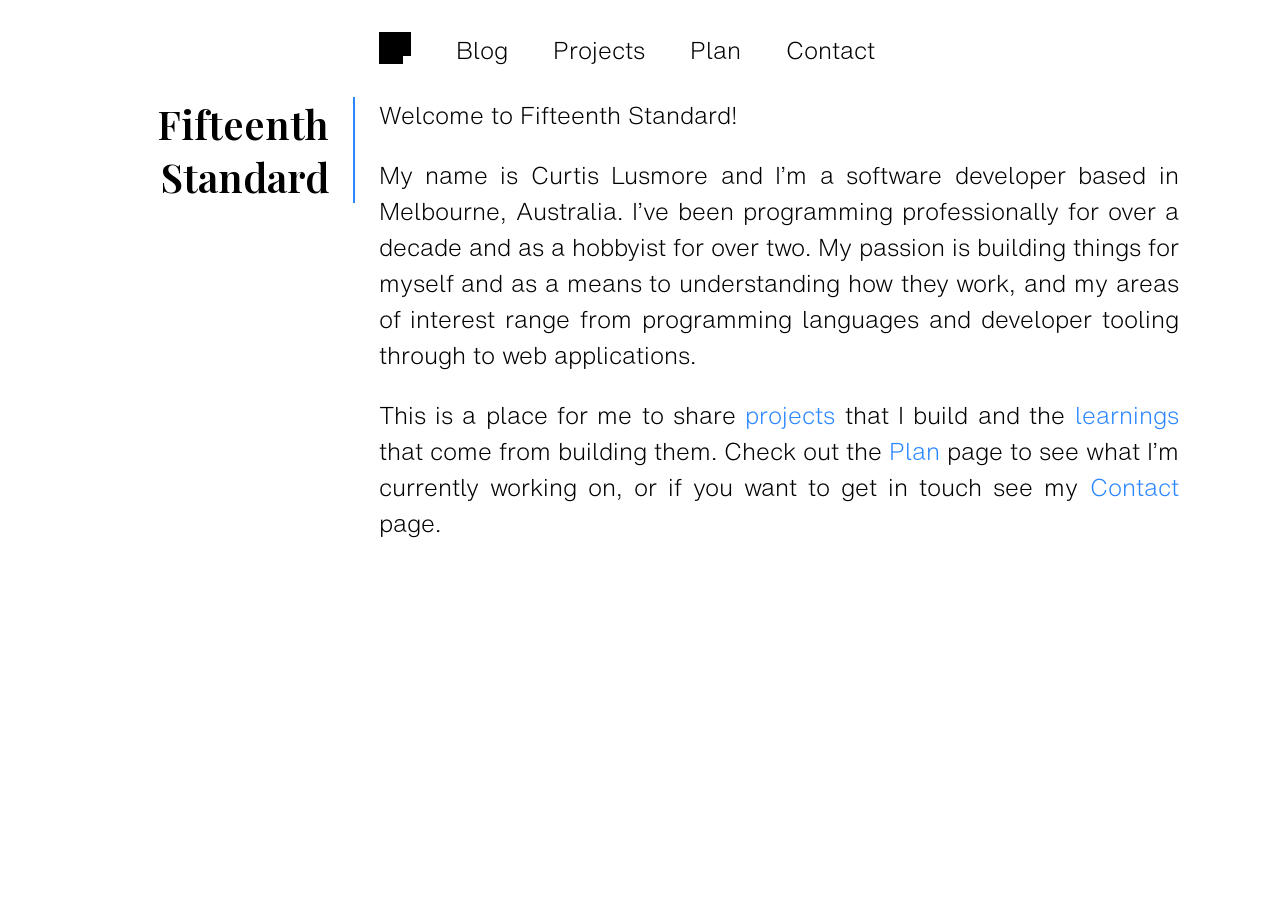
<file: index.html>
<!DOCTYPE html>
<html lang="en-AU">
<head>
  <meta charset="UTF-8">
  <meta name="viewport" content="width=device-width, initial-scale=1.0">
  <meta name="color-scheme" content="light dark">
  <link rel="icon" href="/favicon.svg" type="image/svg+xml">
  <title>Fifteenth Standard</title>
  <link rel="stylesheet" href="/css/style.css">
</head>
<body>
<header>
  <nav>
    <ul>
      <li><a href="/" title="Home">
        <svg xmlns="http://www.w3.org/2000/svg" viewBox="0 0 4 4" height="32" width="32">
          <path d="M0 0 L4 0 L4 3 L3 3 L3 4 L0 4 Z" fill="currentColor" />
        </svg>
      </a></li>
      <li><a href="/blog" title="Blog">Blog</a></li>
      <li><a href="/projects" title="Projects">Projects</a></li>
      <li><a href="/plan" title="Plan">Plan</a></li>
      <li><a href="/contact" title="Contact">Contact</a></li>
    </ul>
  </nav>
</header>
<main>
<article>
<header>
  <h1>Fifteenth Standard</h1>
</header>
<p>
  Welcome to Fifteenth Standard!
</p>
<p>
  My name is Curtis Lusmore and I&rsquo;m a software developer based in
  Melbourne, Australia. I&rsquo;ve been programming professionally for over a
  decade and as a hobbyist for over two. My passion is building things for
  myself and as a means to understanding how they work, and my areas of
  interest range from programming languages and developer tooling through to
  web applications.
</p>
<p>
  This is a place for me to share <a href="/projects" title="Projects">projects</a>
  that I build and the <a href="/blog" title="Blog">learnings</a> that come
  from building them. Check out the <a href="/plan" title="Plan">Plan</a> page
  to see what I&rsquo;m currently working on, or if you want to get in touch
  see my <a href="/contact" title="Contact">Contact</a> page.
</p>
</article>
</main>
</body>
</html>
</file>
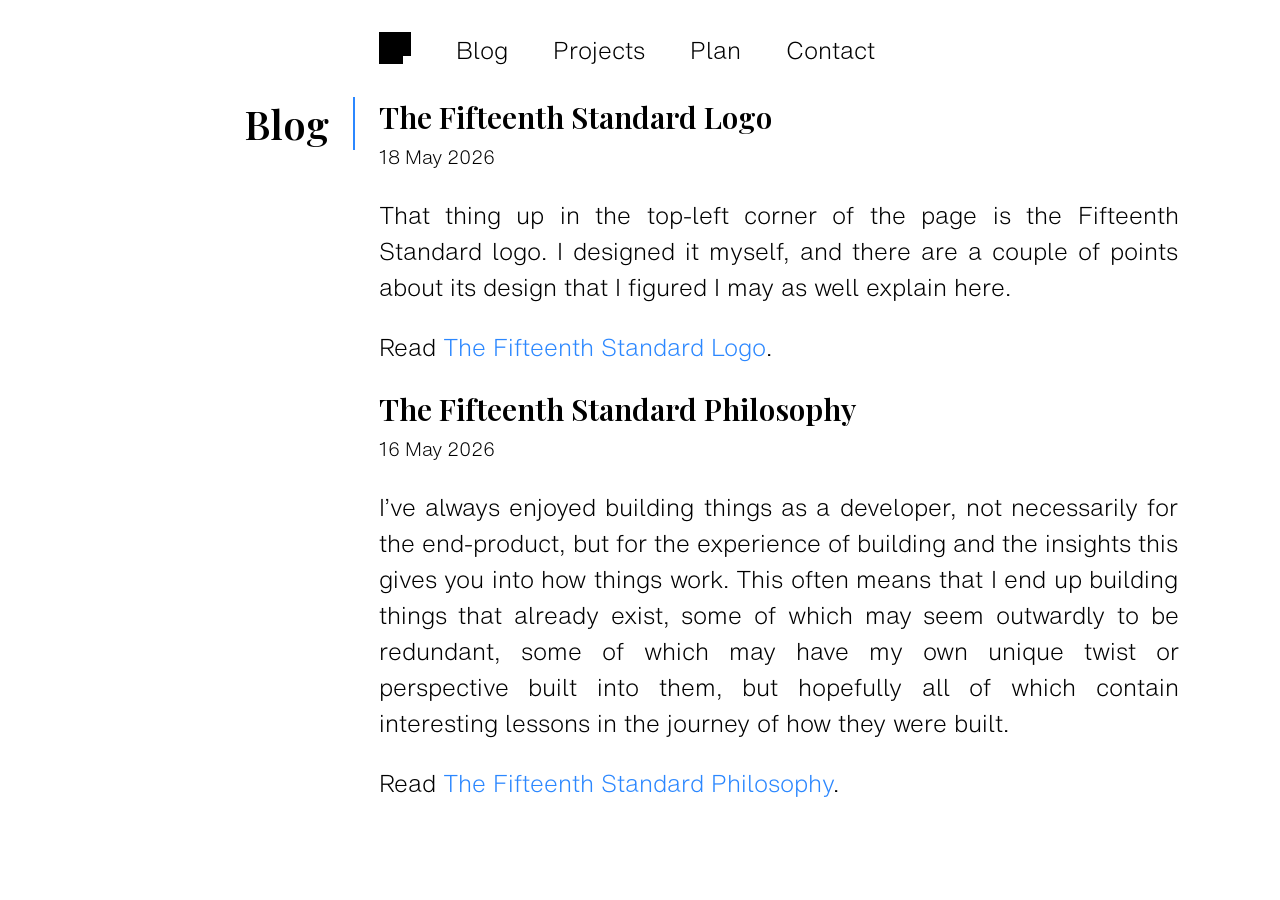
<file: blog/index.html>
<!DOCTYPE html>
<html lang="en-AU">
<head>
  <meta charset="UTF-8">
  <meta name="viewport" content="width=device-width, initial-scale=1.0">
  <meta name="color-scheme" content="light dark">
  <link rel="icon" href="/favicon.svg" type="image/svg+xml">
  <link rel="alternate" type="application/rss+xml" title="Fifteenth Standard Blog" href="/blog/rss.xml">
  <link rel="stylesheet" href="/css/style.css">
  <title>Blog | Fifteenth Standard</title>
</head>
<body>
<header>
  <nav>
    <ul>
      <li><a href="/" title="Home">
        <svg xmlns="http://www.w3.org/2000/svg" viewBox="0 0 4 4" height="32" width="32">
          <path d="M0 0 L4 0 L4 3 L3 3 L3 4 L0 4 Z" fill="currentColor" />
        </svg>
      </a></li>
      <li><a href="/blog" title="Blog">Blog</a></li>
      <li><a href="/projects" title="Projects">Projects</a></li>
      <li><a href="/plan" title="Plan">Plan</a></li>
      <li><a href="/contact" title="Contact">Contact</a></li>
    </ul>
  </nav>
</header>
<main>
<header>
  <h1>Blog</h1>
</header>
<article>
<header>
  <h2>The Fifteenth Standard Logo</h2>
  <time datetime="2026-05-18">18 May 2026</time>
</header>
<p>
  That thing up in the top-left corner of the page is the Fifteenth Standard
  logo. I designed it myself, and there are a couple of points about its design
  that I figured I may as well explain here.
</p>
<p>
  Read <a href="logo" title="The Fifteenth Standard Logo">The Fifteenth
  Standard Logo</a>.
</p>
</article>
<article>
<header>
  <h2>The Fifteenth Standard Philosophy</h2>
  <time datetime="2026-05-16">16 May 2026</time>
</header>
<p>
  I&rsquo;ve always enjoyed building things as a developer, not necessarily for
  the end-product, but for the experience of building and the insights this
  gives you into how things work. This often means that I end up building
  things that already exist, some of which may seem outwardly to be redundant,
  some of which may have my own unique twist or perspective built into them,
  but hopefully all of which contain interesting lessons in the journey of how
  they were built.
</p>
<p>
  Read <a href="philosophy" title="The Fifteenth Standard Philosophy">The
  Fifteenth Standard Philosophy</a>.
</p>
</article>
</main>
</body>
</html>
</file>
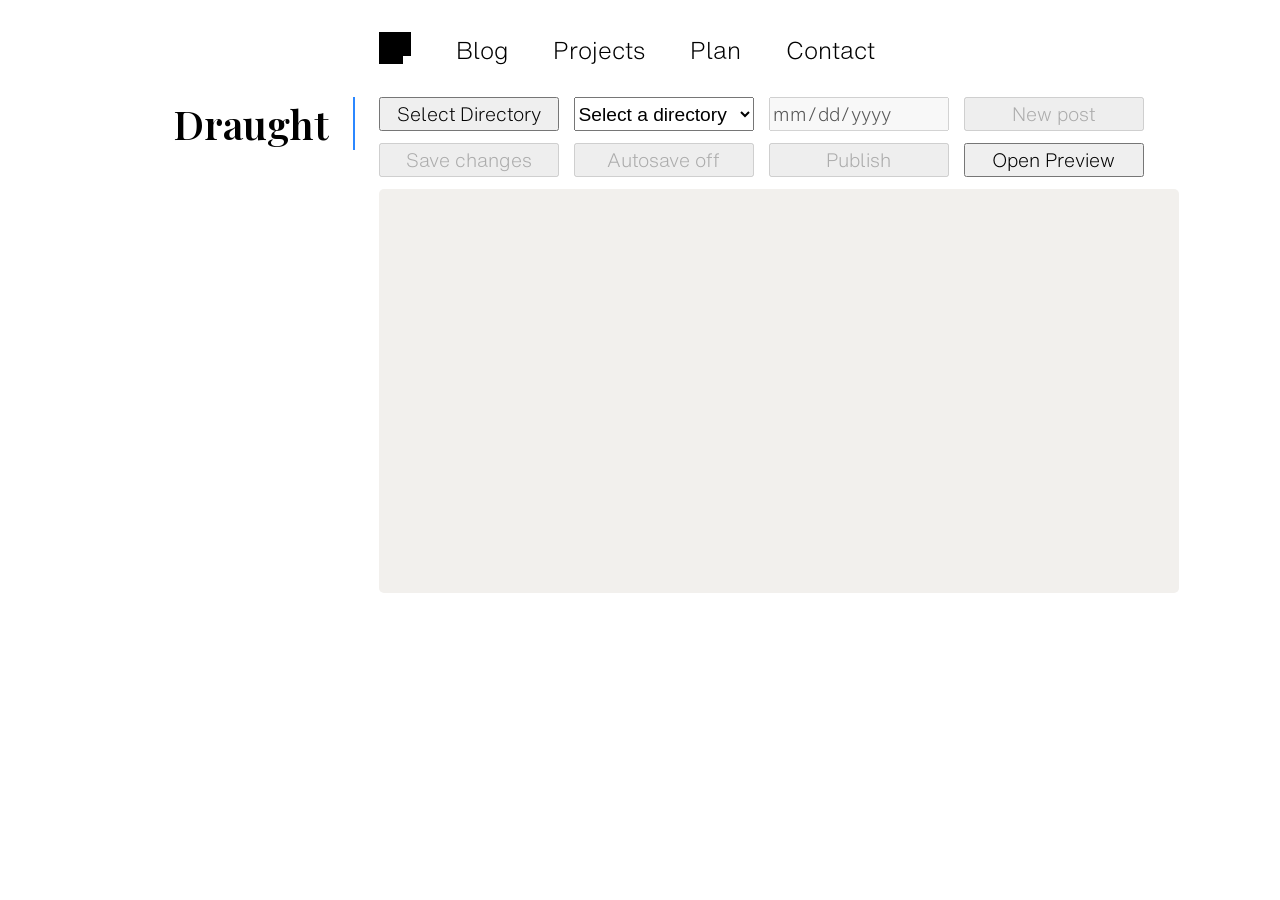
<file: draught/index.html>
<!DOCTYPE html>
<html lang="en-AU">
<head>
  <meta charset="UTF-8">
  <meta name="viewport" content="width=device-width, initial-scale=1.0">
  <meta name="color-scheme" content="light dark">
  <link rel="icon" href="/favicon.svg" type="image/svg+xml">
  <link rel="stylesheet" href="/css/style.css">
  <link rel="stylesheet" href="/draught/style.css">
  <script src="/draught/app.js" defer></script>
  <title>Draught | Fifteenth Standard</title>
</head>
<body>
<header>
  <nav>
    <ul>
      <li><a href="/" title="Home">
        <svg xmlns="http://www.w3.org/2000/svg" viewBox="0 0 4 4" height="32" width="32">
          <path d="M0 0 L4 0 L4 3 L3 3 L3 4 L0 4 Z" fill="currentColor" />
        </svg>
      </a></li>
      <li><a href="/blog" title="Blog">Blog</a></li>
      <li><a href="/projects" title="Projects">Projects</a></li>
      <li><a href="/plan" title="Plan">Plan</a></li>
      <li><a href="/contact" title="Contact">Contact</a></li>
    </ul>
  </nav>
</header>
<main>
<header>
  <h1>Draught</h1>
</header>
<form>
  <div class="group">
    <input
      type="button"
      value="Select Directory"
      onclick="handleDirectoryChange()"
    >
    <select
      id="file-list"
      onchange="handleFileChange(event)"
    >
      <option value="" disabled selected>Select a directory</option>
    </select>
    <input
      id="date"
      type="date"
      disabled
    >
    <input
      id="new"
      type="button"
      value="New post"
      onclick="handleNewPostClicked()"
      disabled
    >
  </div>
  <div class="group">
    <input
      id="save"
      type="button"
      value="Save changes"
      onclick="handleSaveClicked()"
      disabled
    >
    <input
      id="autosave"
      type="button"
      value="Autosave off"
      onclick="handleAutosaveClicked()"
      disabled
    >
    <input
      id="publish"
      type="button"
      value="Publish"
      onclick="handlePublishClicked()"
      disabled
    >
    <input
      id="preview"
      type="button"
      value="Open Preview"
      onclick="handlePreviewClicked()"
    >
  </div>
  <textarea
    id="editor"
    rows="20"
    oninput="handleEditorInput(event)"
    onkeydown="handleEditorKeyDown(event)"
    disabled
  ></textarea>
</form>
</main>
</body>
</html>
</file>
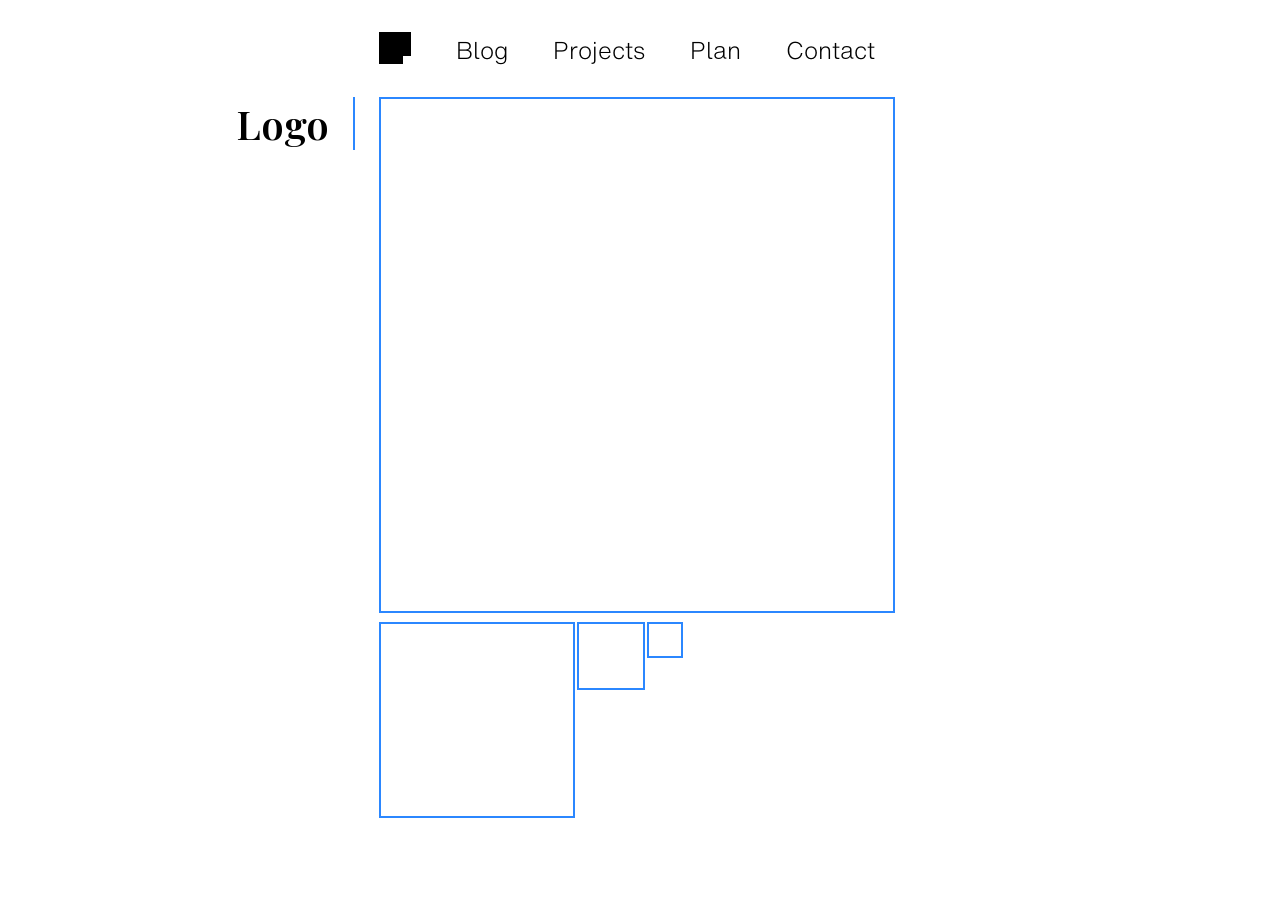
<file: logo/index.html>
<!DOCTYPE html>
<html lang="en-AU">
<head>
  <meta charset="UTF-8">
  <meta name="viewport" content="width=device-width, initial-scale=1.0">
  <meta name="color-scheme" content="light dark">
  <link rel="icon" href="/favicon.svg" type="image/svg+xml">
  <link rel="stylesheet" href="/css/style.css">
  <link rel="stylesheet" href="/logo/style.css">
  <script src="/logo/app.js" defer></script>
  <title>Logo | Fifteenth Standard</title>
</head>
<body>
<header>
  <nav>
    <ul>
      <li><a href="/" title="Home">
        <svg xmlns="http://www.w3.org/2000/svg" viewBox="0 0 4 4" height="32" width="32">
          <path d="M0 0 L4 0 L4 3 L3 3 L3 4 L0 4 Z" fill="currentColor" />
        </svg>
      </a></li>
      <li><a href="/blog" title="Blog">Blog</a></li>
      <li><a href="/projects" title="Projects">Projects</a></li>
      <li><a href="/plan" title="Plan">Plan</a></li>
      <li><a href="/contact" title="Contact">Contact</a></li>
    </ul>
  </nav>
</header>
<main>
<header>
  <h1>Logo</h1>
</header>
<canvas
  id="logo-512"
  width="512" height="512"
  onmousedown="handleMouseDown(event)"
  onmousemove="handleMouseMove(event)"
  oncontextmenu="event.preventDefault()"
></canvas>
<div style="display: flex; align-items: top; gap: 2px;">
  <canvas id="logo-192" width="192" height="192"></canvas>
  <canvas id="logo-64" width="64" height="64"></canvas>
  <canvas id="logo-32" width="32" height="32"></canvas>
</div>
</main>
</body>
</html>
</file>
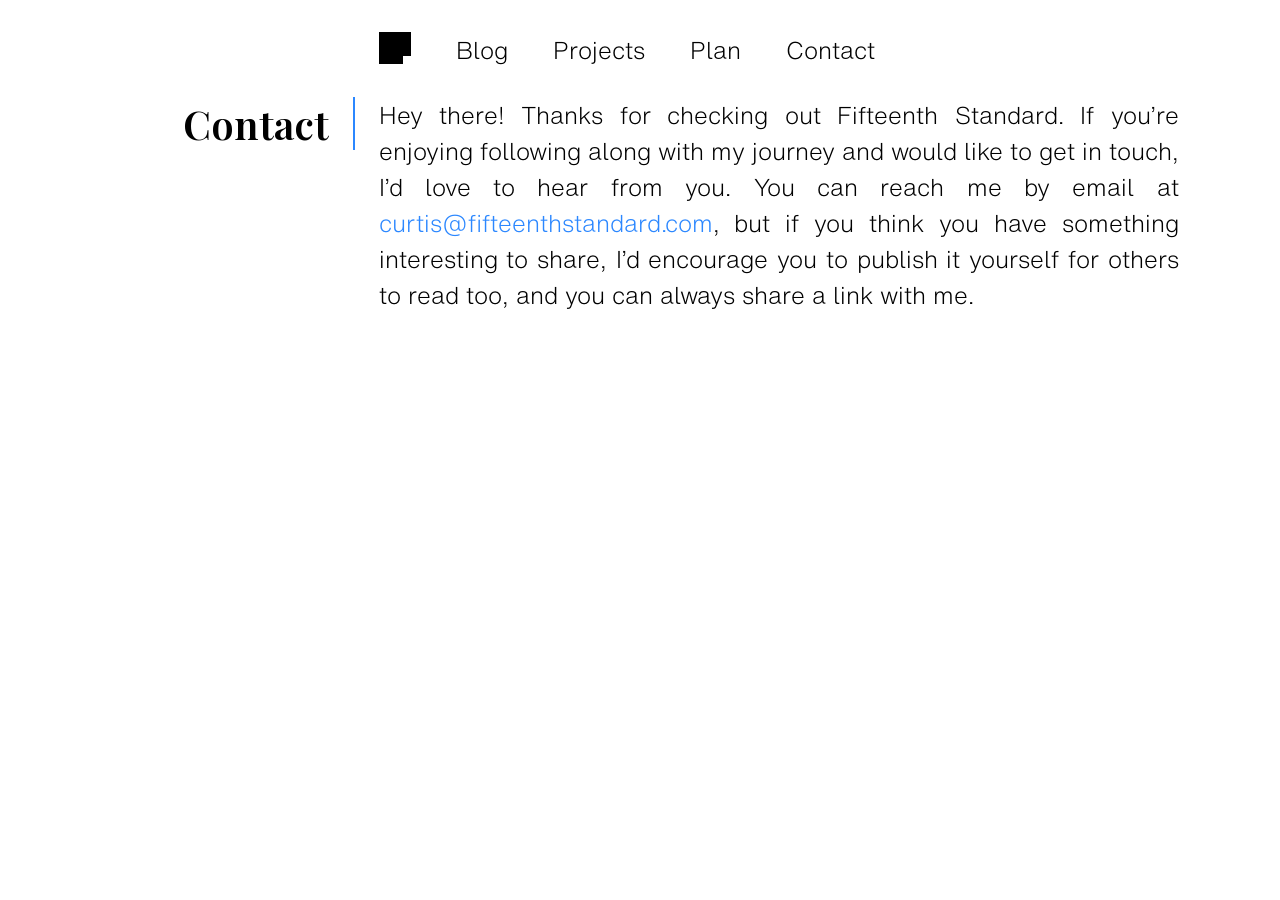
<file: contact.html>
<!DOCTYPE html>
<html lang="en-AU">
<head>
  <meta charset="UTF-8">
  <meta name="viewport" content="width=device-width, initial-scale=1.0">
  <meta name="color-scheme" content="light dark">
  <link rel="icon" href="/favicon.svg" type="image/svg+xml">
  <link rel="stylesheet" href="/css/style.css">
  <title>Contact | Fifteenth Standard</title>
</head>
<body>
<header>
  <nav>
    <ul>
      <li><a href="/" title="Home">
        <svg xmlns="http://www.w3.org/2000/svg" viewBox="0 0 4 4" height="32" width="32">
          <path d="M0 0 L4 0 L4 3 L3 3 L3 4 L0 4 Z" fill="currentColor" />
        </svg>
      </a></li>
      <li><a href="/blog" title="Blog">Blog</a></li>
      <li><a href="/projects" title="Projects">Projects</a></li>
      <li><a href="/plan" title="Plan">Plan</a></li>
      <li><a href="/contact" title="Contact">Contact</a></li>
    </ul>
  </nav>
</header>
<main>
<article>
<header>
  <h1>Contact</h1>
</header>
<p>
  Hey there! Thanks for checking out Fifteenth Standard. If you&rsquo;re
  enjoying following along with my journey and would like to get in touch,
  I&rsquo;d love to hear from you. You can reach me by email at
  <a href="mailto:curtis@fifteenthstandard.com">curtis@fifteenthstandard.com</a>,
  but if you think you have something interesting to share, I&rsquo;d encourage
  you to publish it yourself for others to read too, and you can always share a
  link with me.
</p>
</article>
</main>
</body>
</html>
</file>
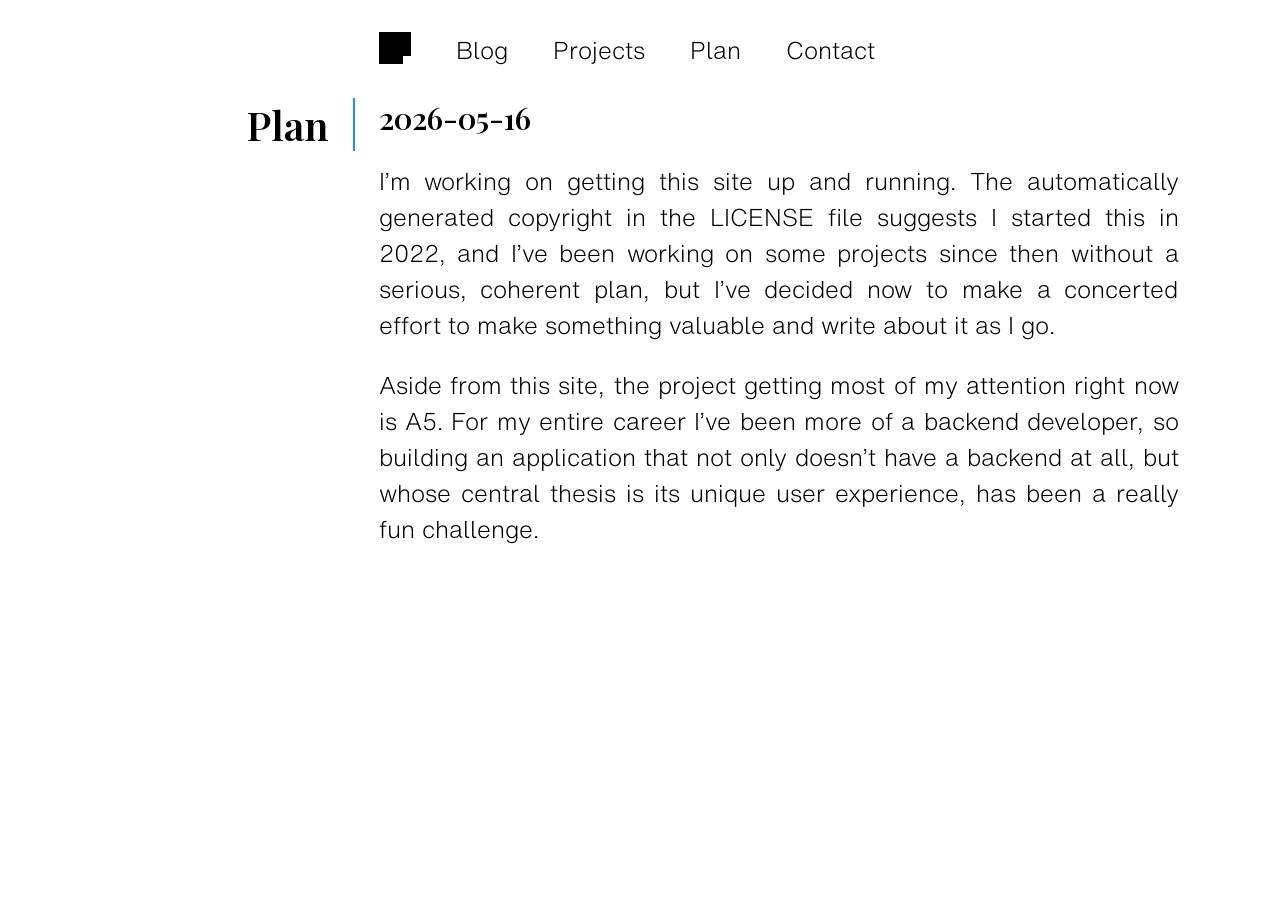
<file: plan.html>
<!DOCTYPE html>
<html lang="en-AU">
<head>
  <meta charset="UTF-8">
  <meta name="viewport" content="width=device-width, initial-scale=1.0">
  <meta name="color-scheme" content="light dark">
  <link rel="icon" href="/favicon.svg" type="image/svg+xml">
  <link rel="stylesheet" href="/css/style.css">
  <title>Plan | Fifteenth Standard</title>
</head>
<body>
<header>
  <nav>
    <ul>
      <li><a href="/" title="Home">
        <svg xmlns="http://www.w3.org/2000/svg" viewBox="0 0 4 4" height="32" width="32">
          <path d="M0 0 L4 0 L4 3 L3 3 L3 4 L0 4 Z" fill="currentColor" />
        </svg>
      </a></li>
      <li><a href="/blog" title="Blog">Blog</a></li>
      <li><a href="/projects" title="Projects">Projects</a></li>
      <li><a href="/plan" title="Plan">Plan</a></li>
      <li><a href="/contact" title="Contact">Contact</a></li>
    </ul>
  </nav>
</header>
<main>
<article>
<header>
  <h1>Plan</h1>
</header>
<section>
  <h2>2026-05-16</h2>
  <p>
    I&rsquo;m working on getting this site up and running. The automatically
    generated copyright in the LICENSE file suggests I started this in 2022,
    and I&rsquo;ve been working on some projects since then without a serious,
    coherent plan, but I&rsquo;ve decided now to make a concerted effort to
    make something valuable and write about it as I go.
  </p>
  <p>
    Aside from this site, the project getting most of my attention right now is
    A5. For my entire career I&rsquo;ve been more of a backend developer, so
    building an application that not only doesn&rsquo;t have a backend at all,
    but whose central thesis is its unique user experience, has been a really
    fun challenge.
  </p>
</section>
</article>
</main>
</body>
</html>
</file>
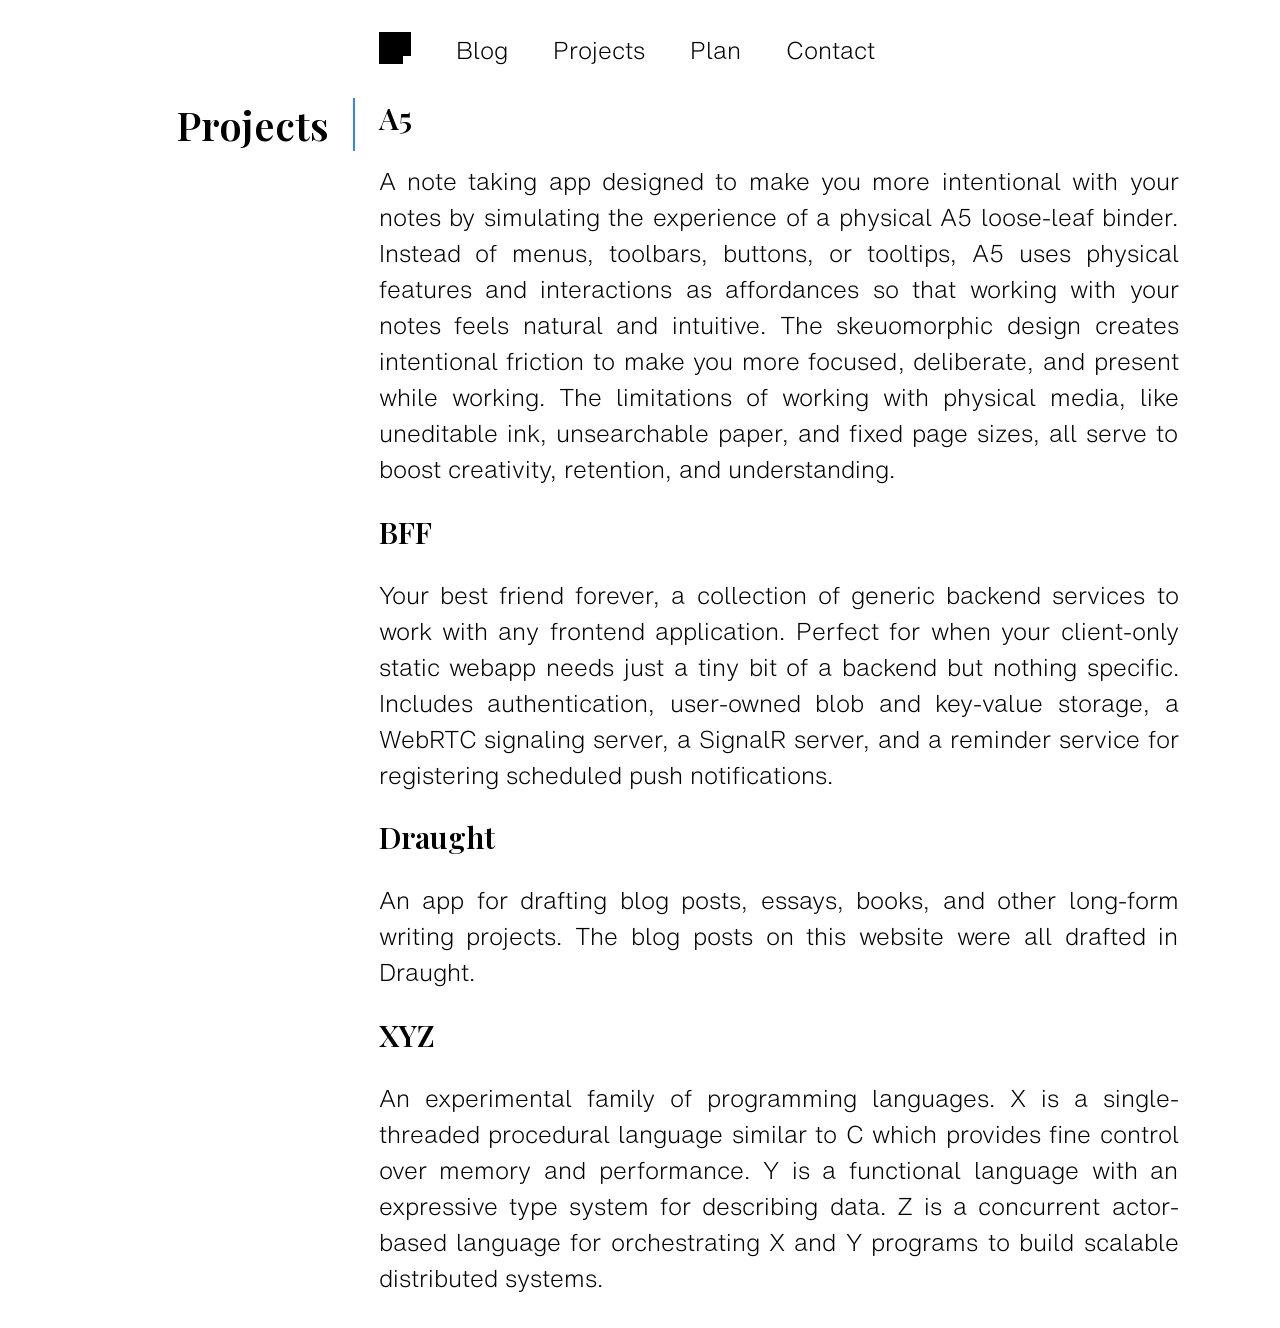
<file: projects.html>
<!DOCTYPE html>
<html lang="en-AU">
<head>
  <meta charset="UTF-8">
  <meta name="viewport" content="width=device-width, initial-scale=1.0">
  <meta name="color-scheme" content="light dark">
  <link rel="icon" href="/favicon.svg" type="image/svg+xml">
  <link rel="stylesheet" href="/css/style.css">
  <title>Projects | Fifteenth Standard</title>
</head>
<body>
<header>
  <nav>
    <ul>
      <li><a href="/" title="Home">
        <svg xmlns="http://www.w3.org/2000/svg" viewBox="0 0 4 4" height="32" width="32">
          <path d="M0 0 L4 0 L4 3 L3 3 L3 4 L0 4 Z" fill="currentColor" />
        </svg>
      </a></li>
      <li><a href="/blog" title="Blog">Blog</a></li>
      <li><a href="/projects" title="Projects">Projects</a></li>
      <li><a href="/plan" title="Plan">Plan</a></li>
      <li><a href="/contact" title="Contact">Contact</a></li>
    </ul>
  </nav>
</header>
<main>
<article>
<header>
  <h1>Projects</h1>
</header>
<section>
  <h2>A5</h2>
  <p>
    A note taking app designed to make you more intentional with your notes by
    simulating the experience of a physical A5 loose-leaf binder. Instead of
    menus, toolbars, buttons, or tooltips, A5 uses physical features and
    interactions as affordances so that working with your notes feels natural
    and intuitive. The skeuomorphic design creates intentional friction to make
    you more focused, deliberate, and present while working. The limitations of
    working with physical media, like uneditable ink, unsearchable paper, and
    fixed page sizes, all serve to boost creativity, retention, and
    understanding.
  </p>
</section>
<section>
  <h2>BFF</h2>
  <p>
    Your best friend forever, a collection of generic backend services to work
    with any frontend application. Perfect for when your client-only static
    webapp needs just a tiny bit of a backend but nothing specific. Includes
    authentication, user-owned blob and key-value storage, a WebRTC signaling
    server, a SignalR server, and a reminder service for registering scheduled
    push notifications.
  </p>
</section>
<section>
  <h2>Draught</h2>
  <p>
    An app for drafting blog posts, essays, books, and other long-form writing
    projects. The blog posts on this website were all drafted in Draught.
  </p>
</section>
<section>
  <h2>XYZ</h2>
  <p>
    An experimental family of programming languages. X is a single-threaded
    procedural language similar to C which provides fine control over memory
    and performance. Y is a functional language with an expressive type system
    for describing data. Z is a concurrent actor-based language for
    orchestrating X and Y programs to build scalable distributed systems. 
  </p>
</section>
</article>
</main>
</body>
</html>
</file>
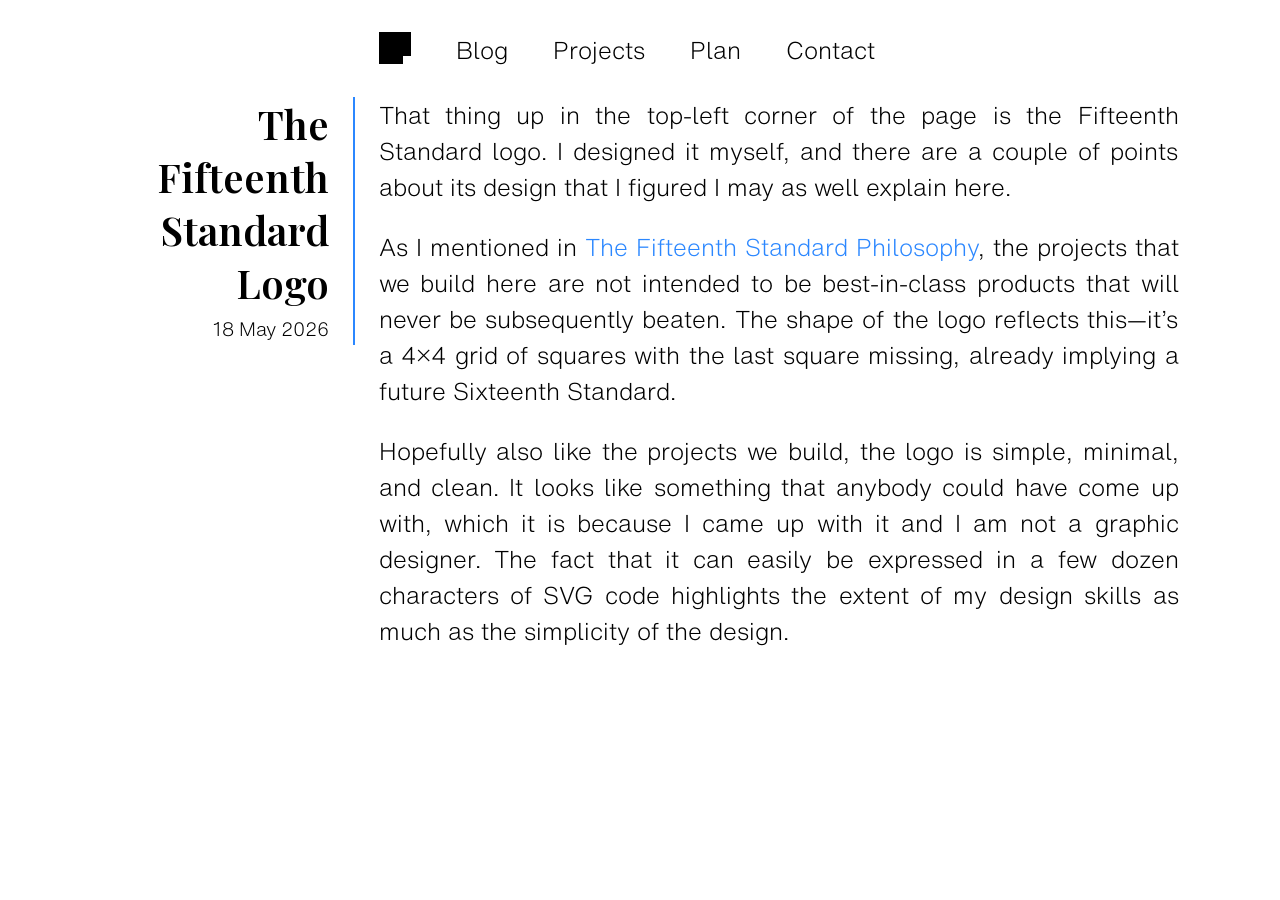
<file: blog/logo.html>
<!DOCTYPE html>
<html lang="en-AU">
<head>
  <meta charset="UTF-8">
  <meta name="viewport" content="width=device-width, initial-scale=1.0">
  <meta name="color-scheme" content="light dark">
  <link rel="icon" href="/favicon.svg" type="image/svg+xml">
  <link rel="stylesheet" href="/css/style.css">
  <title>The Fifteenth Standard Logo | Fifteenth Standard</title>
</head>
<body>
<header>
  <nav>
    <ul>
      <li><a href="/" title="Home">
        <svg xmlns="http://www.w3.org/2000/svg" viewBox="0 0 4 4" height="32" width="32">
          <path d="M0 0 L4 0 L4 3 L3 3 L3 4 L0 4 Z" fill="currentColor" />
        </svg>
      </a></li>
      <li><a href="/blog" title="Blog">Blog</a></li>
      <li><a href="/projects" title="Projects">Projects</a></li>
      <li><a href="/plan" title="Plan">Plan</a></li>
      <li><a href="/contact" title="Contact">Contact</a></li>
    </ul>
  </nav>
</header>
<main>
<article>
<header>
  <h1>The Fifteenth Standard Logo</h1>
  <time datetime="2026-05-18">18 May 2026</time>
</header>
<p>
  That thing up in the top-left corner of the page is the Fifteenth Standard
  logo. I designed it myself, and there are a couple of points about its design
  that I figured I may as well explain here.
</p>
<p>
  As I mentioned in <a href="/blog/philosophy" title="The Fifteenth Standard Philosophy">The
  Fifteenth Standard Philosophy</a>, the projects that we build here are not
  intended to be best-in-class products that will never be subsequently beaten.
  The shape of the logo reflects this&mdash;it&rsquo;s a 4&times;4 grid of
  squares with the last square missing, already implying a future Sixteenth
  Standard.
</p>
<p>
  Hopefully also like the projects we build, the logo is simple, minimal, and
  clean. It looks like something that anybody could have come up with, which it
  is because I came up with it and I am not a graphic designer. The fact that
  it can easily be expressed in a few dozen characters of SVG code highlights
  the extent of my design skills as much as the simplicity of the design.
</p>
</article>
</main>
</body>
</html>
</file>
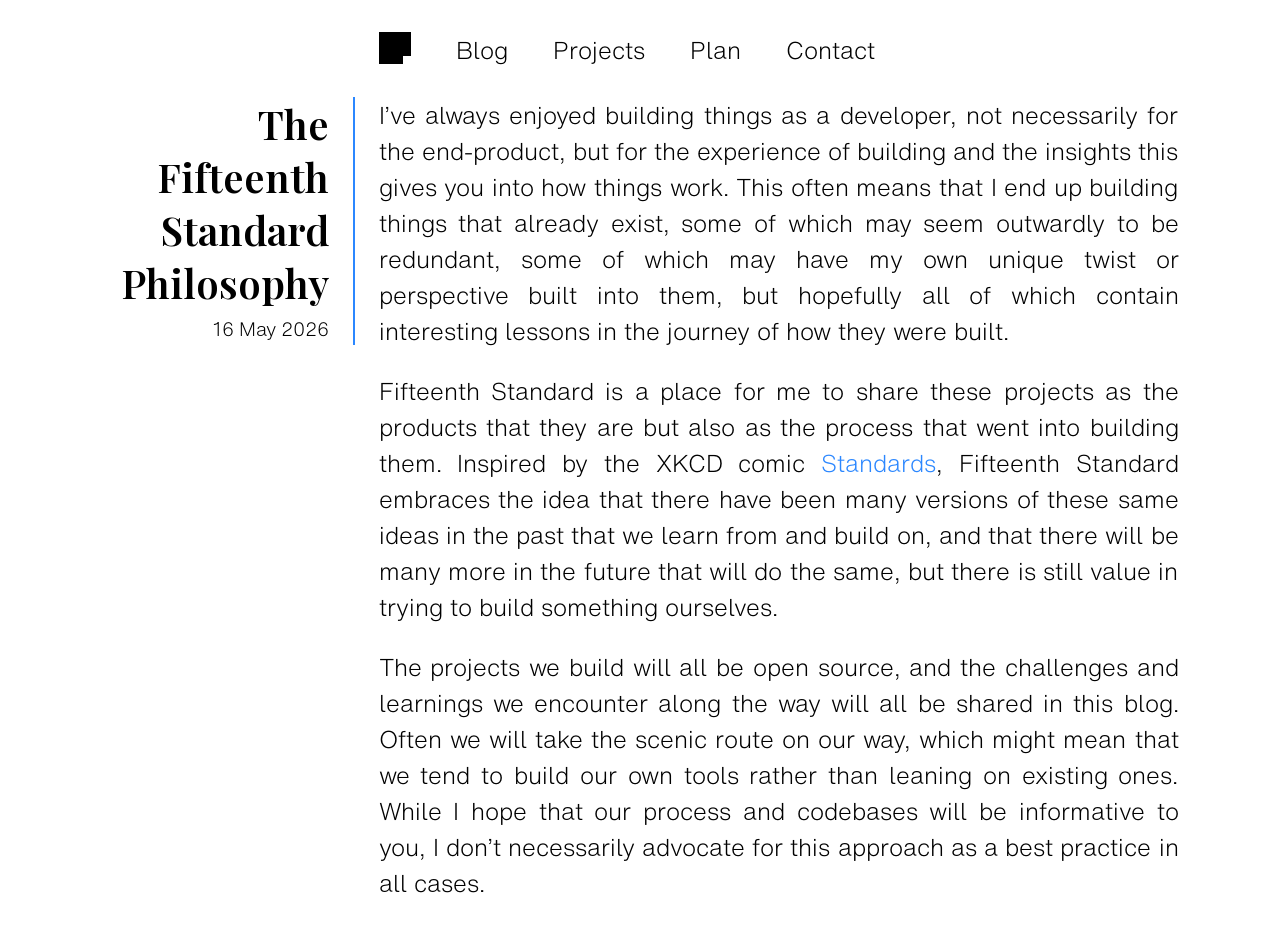
<file: blog/philosophy.html>
<!DOCTYPE html>
<html lang="en-AU">
<head>
  <meta charset="UTF-8">
  <meta name="viewport" content="width=device-width, initial-scale=1.0">
  <meta name="color-scheme" content="light dark">
  <link rel="icon" href="/favicon.svg" type="image/svg+xml">
  <link rel="stylesheet" href="/css/style.css">
  <title>The Fifteenth Standard Philosophy | Fifteenth Standard</title>
</head>
<body>
<header>
  <nav>
    <ul>
      <li><a href="/" title="Home">
        <svg xmlns="http://www.w3.org/2000/svg" viewBox="0 0 4 4" height="32" width="32">
          <path d="M0 0 L4 0 L4 3 L3 3 L3 4 L0 4 Z" fill="currentColor" />
        </svg>
      </a></li>
      <li><a href="/blog" title="Blog">Blog</a></li>
      <li><a href="/projects" title="Projects">Projects</a></li>
      <li><a href="/plan" title="Plan">Plan</a></li>
      <li><a href="/contact" title="Contact">Contact</a></li>
    </ul>
  </nav>
</header>
<main>
<article>
<header>
  <h1>The Fifteenth Standard Philosophy</h1>
  <time datetime="2026-05-16">16 May 2026</time>
</header>
<p>
  I&rsquo;ve always enjoyed building things as a developer, not necessarily for
  the end-product, but for the experience of building and the insights this
  gives you into how things work. This often means that I end up building
  things that already exist, some of which may seem outwardly to be redundant,
  some of which may have my own unique twist or perspective built into them,
  but hopefully all of which contain interesting lessons in the journey of how
  they were built.
</p>
<p>
  Fifteenth Standard is a place for me to share these projects as the products
  that they are but also as the process that went into building them. Inspired
  by the XKCD comic <a href="https://xkcd.com/927/" title="xkcd: Standards">Standards</a>,
  Fifteenth Standard embraces the idea that there have been many versions of
  these same ideas in the past that we learn from and build on, and that there
  will be many more in the future that will do the same, but there is still
  value in trying to build something ourselves.
</p>
<p>
  The projects we build will all be open source, and the challenges and
  learnings we encounter along the way will all be shared in this blog. Often
  we will take the scenic route on our way, which might mean that we tend to
  build our own tools rather than leaning on existing ones. While I hope that
  our process and codebases will be informative to you, I don&rsquo;t
  necessarily advocate for this approach as a best practice in all cases.
</p>
</article>
</main>
</body>
</html>
</file>
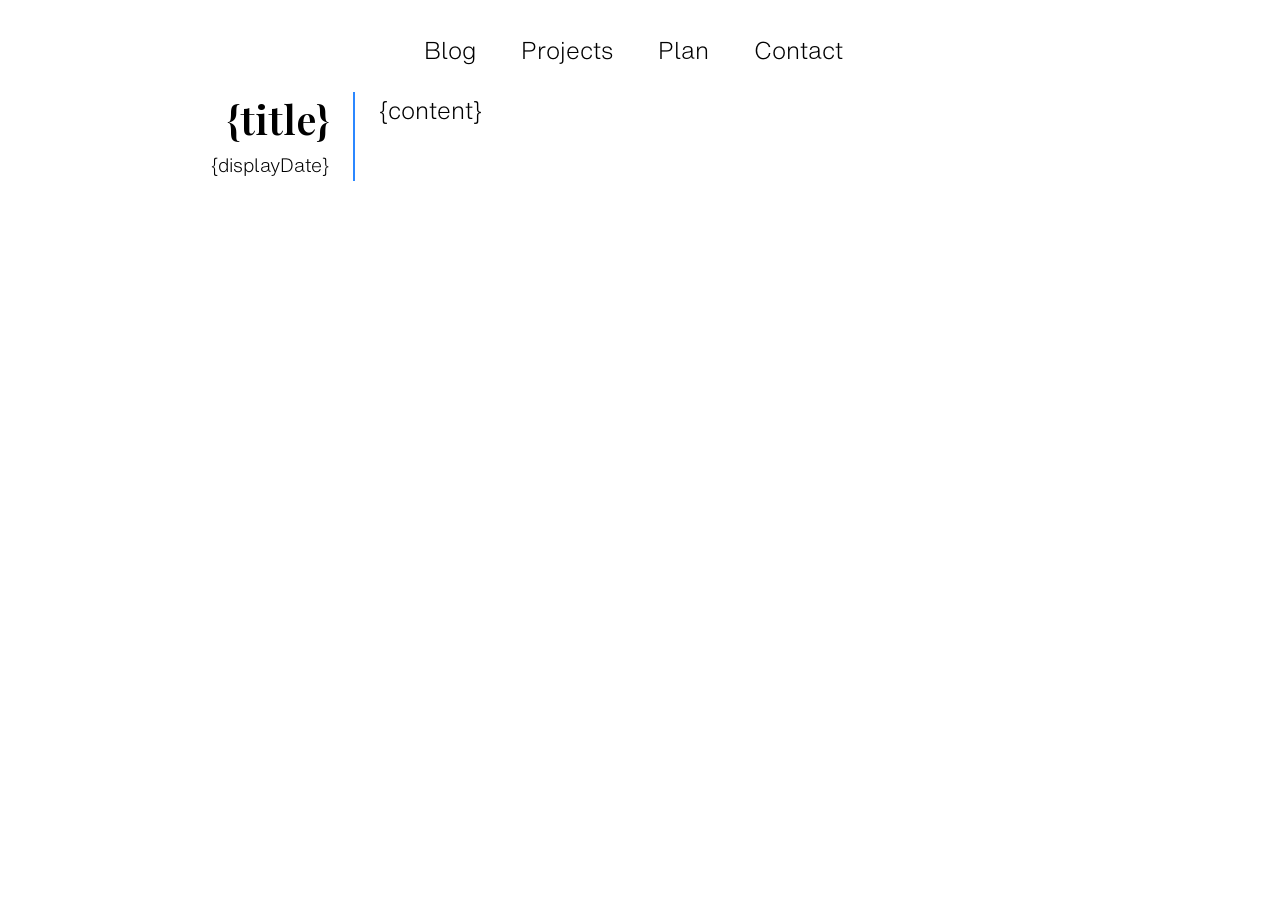
<file: blog/template.html>
<!DOCTYPE html>
<html lang="en-AU">
<head>
  <meta charset="UTF-8">
  <meta name="viewport" content="width=device-width, initial-scale=1.0">
  <meta name="color-scheme" content="light dark">
  <link rel="icon" href="/favicon.svg" type="image/svg+xml">
  <title>{title} | Fifteenth Standard</title>
  <link rel="stylesheet" href="/css/style.css">
</head>

<body>
<header>
  <nav>
    <ul>
      <li><a href="/" title="Home">
        <svg xmlns="http://www.w3.org/2000/svg" viewBox="0 0 4 4">
          <path d="M0 0 L4 0 L4 3 L3 3 L3 4 L0 4 Z" fill="currentColor" />
        </svg>
      </a></li>
      <li><a href="/blog" title="Blog">Blog</a></li>
      <li><a href="/projects" title="Projects">Projects</a></li>
      <li><a href="/plan" title="Plan">Plan</a></li>
      <li><a href="/contact" title="Contact">Contact</a></li>
    </ul>
  </nav>
</header>

<main>
<article>
<header>
  <h1>{title}</h1>
  <time datetime="{isoDate}">{displayDate}</time>
</header>
<section>
  {content}
</section>
</article>
</main>

</body>
</html>
</file>
<file: css/style.css>
:root {
  --font-body: 'Helvetica Now', sans-serif;
  --font-code: 'Inconsolata', monospace;
  --font-heading: 'Playfair Display', serif;
  --font-quote: 'Lora', serif;

  --accent: #2b87ff;
  --black: #1a1a1b;
  --dark-grey: #252526;
  --light-grey: #f2f0ed;
  --white: #fdfcfb;

  --background: var(--white);
  --foreground: var(--black);
  --grey: var(--light-grey);

  @media (prefers-color-scheme: dark) {
    --background: var(--black);
    --foreground: var(--white);
    --grey: var(--dark-grey);
  }
}

@font-face {
  font-family: 'Playfair Display';
  src: url('/fonts/PlayfairDisplay.woff') format('woff');
}

@font-face {
  font-family: 'Helvetica Now';
  src: url('/fonts/HelveticaNow.woff') format('woff');
}

@font-face {
  font-family: 'Lora';
  src: url('/fonts/Lora.woff') format('woff');
}

@font-face {
  font-family: 'Inconsolata';
  src: url('/fonts/Inconsolata.woff') format('woff');
}

html { scrollbar-gutter: stable; }

body {
  margin: 0 auto;
  max-width: 800px;
  padding: 8px;

  @media(min-width: 1150px) {
    padding-left: 300px;
    text-align: justify;

    main {
      header:has(h1) {
        border-width: 0px 2px 0px 0px;
        float: left;
        margin-left: -300px;
        padding-right: 24px;
        position: sticky;
        text-align: right;
        top: 1em;
        width: 250px;
        h1 { margin-left: auto; width: min-content; }
      }
    }
  }
}

body { font: 24px var(--font-body); }
h1 { font: 40px var(--font-heading); }
h2 { font: 30px var(--font-heading); }

header {
  nav {
    ul {
      display: flex;
      gap: 3ch;
      list-style: none;
      padding-inline-start: 0;

      @media(max-width: 600px) {
        font-size: 0.8em;
        gap: 0;
        justify-content: space-between;
      }
    }
  }
}

main {
  header {
    &:has(h1) {
      border-color: var(--accent);
      border-style: solid;
      border-width: 2px 0px 0px 0px;
    }
    h1, h2 { margin: 0px; }
    time { font-size: 0.8em; }
  }
}

a {
  text-decoration: none;
  header & { color: inherit; }
  main & { color: var(--accent); }
  &:hover { color: var(--accent); text-decoration: underline; }
}

::selection { background-color: var(--accent); color: var(--background); }
:focus-visible { outline-color: var(--accent); }
</file>
<file: draught/style.css>
form {
  width: 100%;
}

.group {
  display: flex;
  gap: 15px;
  margin-block: 0.5em;
}

button, input, select, textarea {
  font-size: 0.8em;
}

button, input {
  font-family: var(--font-body);
}

input, select {
  box-sizing: border-box;
  width: 180px;
}

textarea {
  border: inherit;
  outline: inherit;

  background-color: var(--grey);
  border-radius: 5px;
  font-family: var(--font-code);
  min-height: 20lh;
  overflow: hidden;
  padding-inline: 5px;
  resize: none;
  width: 79ch;
}

input.active {
  outline: 2px solid var(--accent);
}
</file>
<file: logo/style.css>
canvas {
  border: 2px solid var(--accent);
  cursor: crosshair;
  height: fit-content;
  image-rendering: pixelated;
}
</file>
